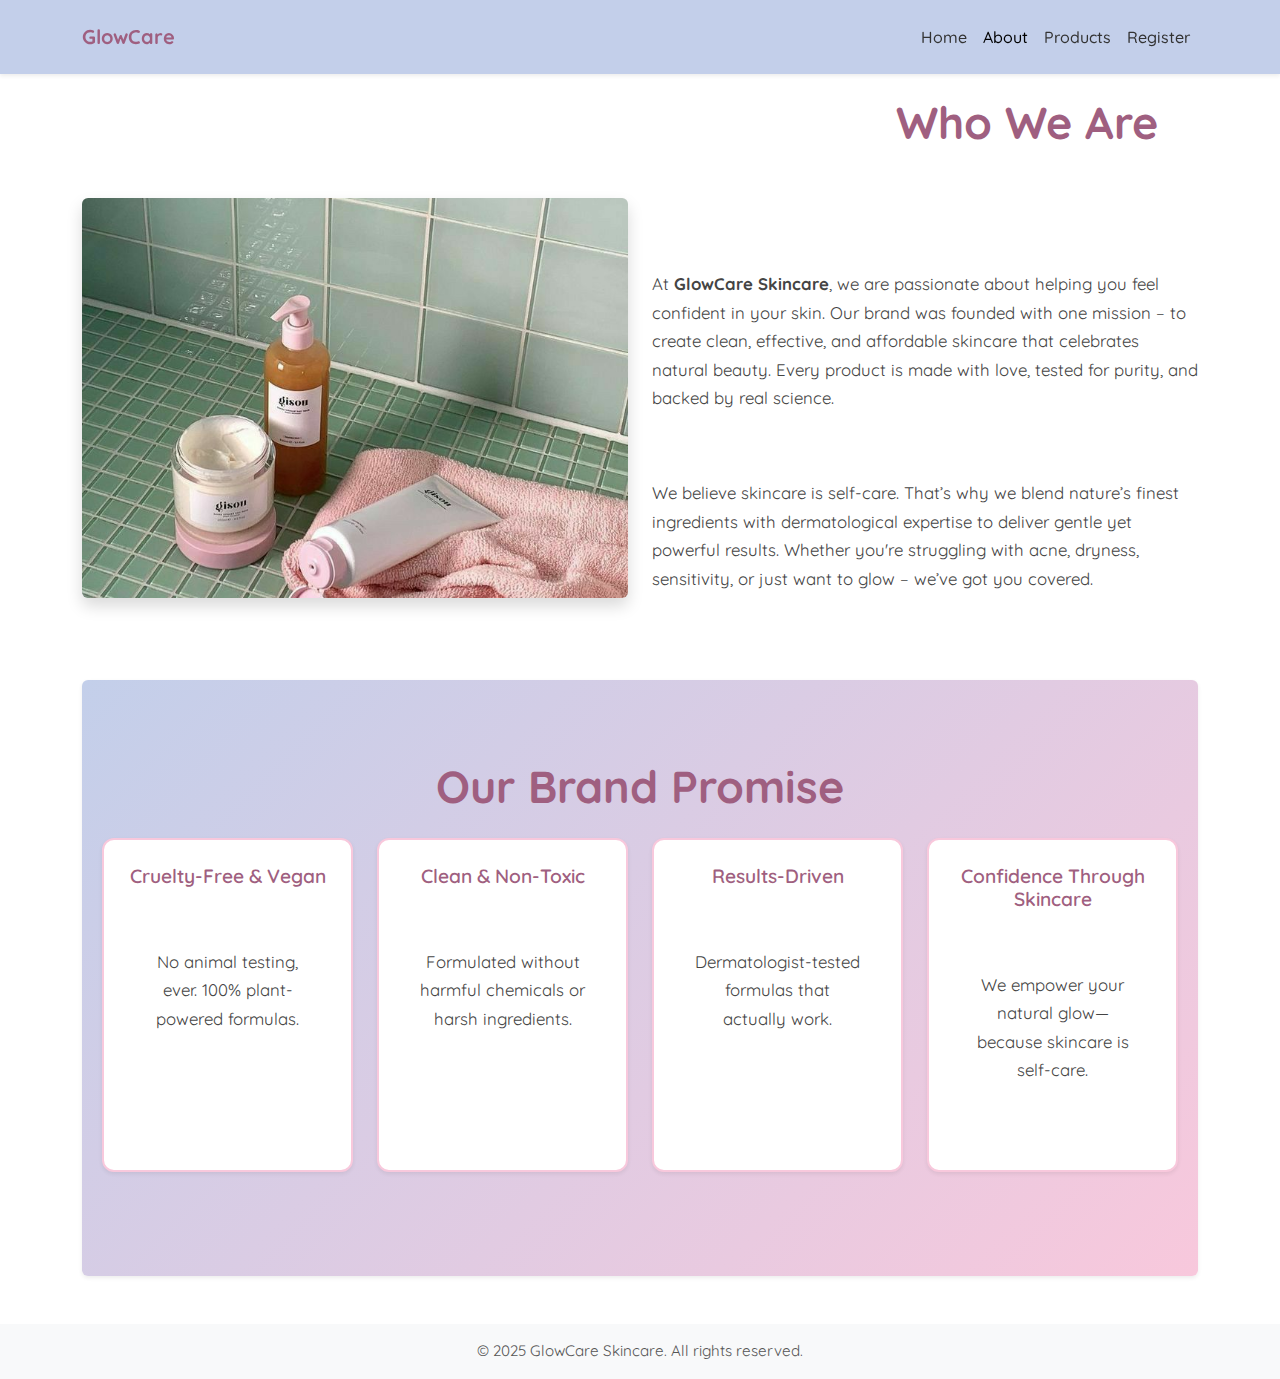
<file: about.html>
<!DOCTYPE html>
<html lang="en">
<head>
  <meta charset="UTF-8" />
  <meta name="viewport" content="width=device-width, initial-scale=1.0"/>
  <title>About Us | GlowCare Skincare</title>

  <!-- Bootstrap 5 CDN -->
  <link href="https://cdn.jsdelivr.net/npm/bootstrap@5.3.0/dist/css/bootstrap.min.css" rel="stylesheet"/>

  <!-- Google Fonts -->
  <link href="https://fonts.googleapis.com/css2?family=Quicksand:wght@400;600&display=swap" rel="stylesheet"/>

  <!-- Custom CSS -->
  <link rel="stylesheet" href="style.css" />
</head>
<body>

  <!-- Navbar -->
  <nav class="navbar navbar-expand-lg navbar-light shadow-sm fixed-top">
    <div class="container">
      <a class="navbar-brand" href="index.html">GlowCare</a>
      <button class="navbar-toggler" type="button" data-bs-toggle="collapse" data-bs-target="#navbarNav">
        <span class="navbar-toggler-icon"></span>
      </button>
      <div class="collapse navbar-collapse justify-content-end" id="navbarNav">
        <ul class="navbar-nav">
          <li class="nav-item"><a class="nav-link" href="index.html">Home</a></li>
          <li class="nav-item"><a class="nav-link active" href="about.html">About</a></li>
          <li class="nav-item"><a class="nav-link" href="products.html">Products</a></li>
          <li class="nav-item"><a class="nav-link" href="register.html">Register</a></li>
        </ul>
      </div>
    </div>
  </nav>

  <!-- About Section -->
  <section class="about-section py-5 mt-5">
    <div class="container">
      <!-- Who We Are heading -->
<h2 class="who-we-are-heading text-end mb-5">Who We Are</h2>
      <div class="row align-items-center">
        <div class="col-md-6 mb-4">
          <img src="download.jpeg" class="img-fluid rounded shadow" alt="About GlowCare" />
        </div>
        <div class="col-md-6">
          <p>
            At <strong>GlowCare Skincare</strong>, we are passionate about helping you feel confident in your skin. Our brand was founded with one mission – to create clean, effective, and affordable skincare that celebrates natural beauty. Every product is made with love, tested for purity, and backed by real science.
          </p>
          <p>
            We believe skincare is self-care. That’s why we blend nature’s finest ingredients with dermatological expertise to deliver gentle yet powerful results. Whether you're struggling with acne, dryness, sensitivity, or just want to glow – we’ve got you covered.
          </p>
        </div>
      </div>

      <div class="brand-promise mt-5 rounded shadow-sm">
        <!-- Brand Promise heading -->
<h2 class="brand-promise-heading text-center">Our Brand Promise</h2>

        <div class="row mt-4">
          <div class="col-md-6 col-lg-3 mb-4">
            <div class="promise-box shadow-sm">
              <h5>Cruelty-Free & Vegan</h5>
              <p>No animal testing, ever. 100% plant-powered formulas.</p>
            </div>
          </div>
          <div class="col-md-6 col-lg-3 mb-4">
            <div class="promise-box shadow-sm">
              <h5>Clean & Non-Toxic</h5>
              <p>Formulated without harmful chemicals or harsh ingredients.</p>
            </div>
          </div>
          <div class="col-md-6 col-lg-3 mb-4">
            <div class="promise-box shadow-sm">
              <h5>Results-Driven</h5>
              <p>Dermatologist-tested formulas that actually work.</p>
            </div>
          </div>
          <div class="col-md-6 col-lg-3 mb-4">
            <div class="promise-box shadow-sm">
              <h5>Confidence Through Skincare</h5>
              <p>We empower your natural glow—because skincare is self-care.</p>
            </div>
          </div>
        </div>
      </div>
      
  </section>

  <!-- Footer -->
  <footer class="bg-light py-3">
    <div class="container text-center">
      &copy; 2025 GlowCare Skincare. All rights reserved.
    </div>
  </footer>

  <!-- Bootstrap JS Bundle -->
  <script src="https://cdn.jsdelivr.net/npm/bootstrap@5.3.0/dist/js/bootstrap.bundle.min.js"></script>
</body>
</html>
</file>
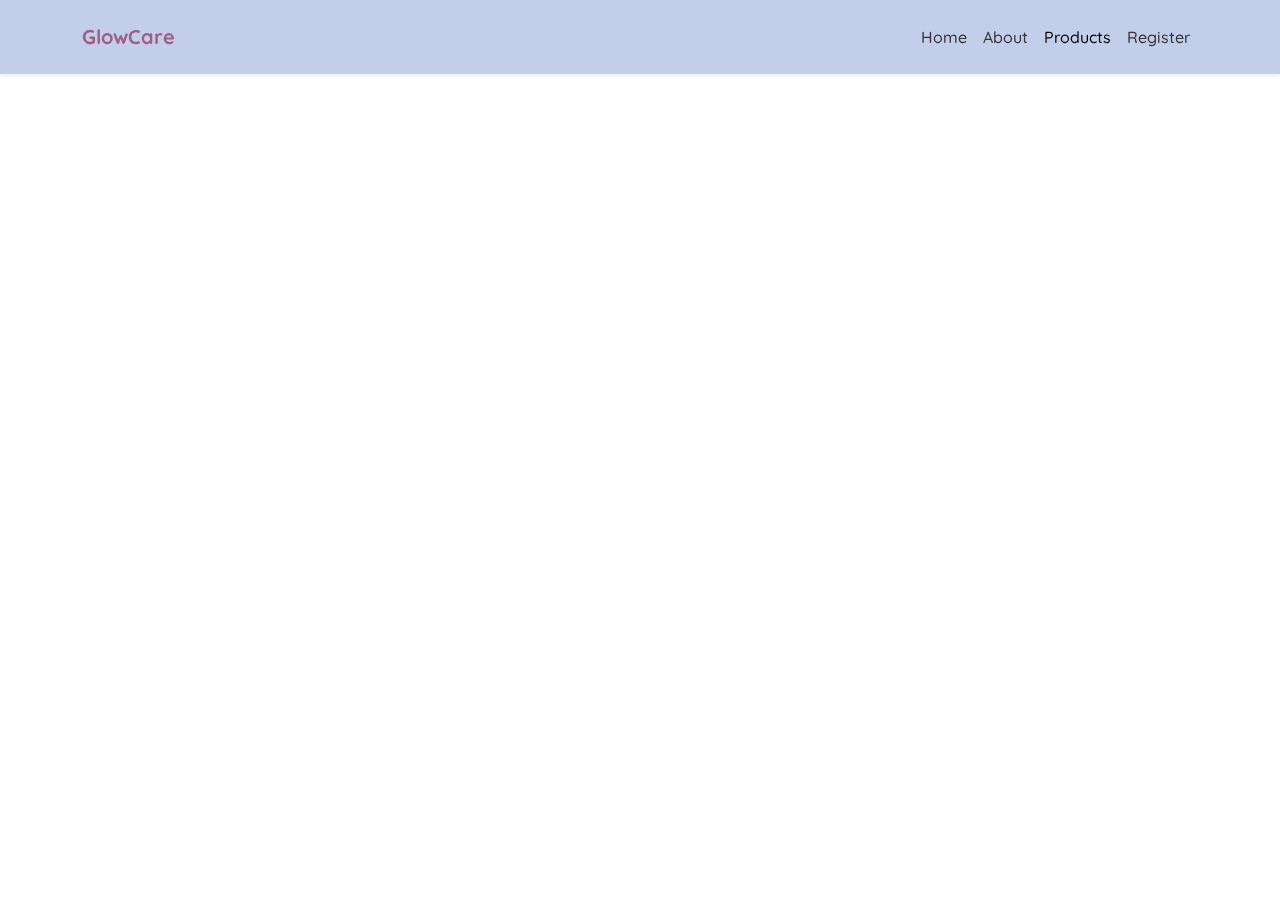
<file: products.html>
<!DOCTYPE html>
<html lang="en">
<head>
  <meta charset="UTF-8" />
  <meta name="viewport" content="width=device-width, initial-scale=1.0"/>
  <title>Products | GlowCare Skincare</title>

  <!-- Bootstrap 5 CDN -->
  <link href="https://cdn.jsdelivr.net/npm/bootstrap@5.3.0/dist/css/bootstrap.min.css" rel="stylesheet"/>

  <!-- Google Fonts -->
  <link href="https://fonts.googleapis.com/css2?family=Quicksand:wght@400;600&display=swap" rel="stylesheet"/>

  <!-- Custom CSS -->
  <link rel="stylesheet" href="style.css" />
</head>
<body>

  <!-- Navbar -->
  <nav class="navbar navbar-expand-lg navbar-light shadow-sm fixed-top">
    <div class="container">
      <a class="navbar-brand" href="index.html">GlowCare</a>
      <button class="navbar-toggler" type="button" data-bs-toggle="collapse" data-bs-target="#navbarNav">
        <span class="navbar-toggler-icon"></span>
      </button>
      <div class="collapse navbar-collapse justify-content-end" id="navbarNav">
        <ul class="navbar-nav">
          <li class="nav-item"><a class="nav-link" href="index.html">Home</a></li>
          <li class="nav-item"><a class="nav-link" href="about.html">About</a></li>
          <li class="nav-item"><a class="nav-link active" href="productscategories.html">Products</a></li>
          <li class="nav-item"><a class="nav-link" href="register.html">Register</a></li>
        </ul>
      </div>
    </div>
  </nav>

  <!-- Products Section -->
  <section class="products">
    <div class="container">
      <h2>Products in Category: <span id="category-name">Loading...</span></h2>
      <div class="product-grid" id="product-list">
        <!-- Products will be displayed here based on category -->
      </div>
    </div>
  </section>

  <script>
    // Get the category from the URL query parameter
    const urlParams = new URLSearchParams(window.location.search);
    const category = urlParams.get('category');
    
    // Display the category name
    document.getElementById('category-name').textContent = category.charAt(0).toUpperCase() + category.slice(1);
  
    // Function to fetch products from a "database" based on category
    function fetchProducts(category) {
      const products = {
        moisturizer: [
          { name: 'Hydrating Moisturizer', price: '$20', image: 'moisturizer1.jpeg' },
          { name: 'Nourishing Cream', price: '$25', image: 'moisturizer2.jpeg' }
        ],
        serum: [
          { name: 'Vitamin C Serum', price: '$30', image: 'serum1.jpeg' },
          { name: 'Anti-Aging Serum', price: '$35', image: 'serum2.jpeg' }
        ],
        sunscreen: [
          { name: 'SPF 50 Sunscreen', price: '$15', image: 'sunscreen1.jpeg' },
          { name: 'Broad Spectrum SPF 30', price: '$20', image: 'sunscreen2.jpeg' }
        ],
        // Add more categories here...
      };
  
      // Check if category exists in the products object
      if (products[category]) {
        const productList = products[category];
        const productGrid = document.getElementById('product-list');
        productGrid.innerHTML = ''; // Clear existing content
  
        // Loop through products and display them
        <script>
  // Loop through products and display them
  productList.forEach(product => {
    const productElement = document.createElement('div');
    productElement.classList.add('product-item');
    productElement.innerHTML = `
      <img src="${product.image}" alt="${product.name}">
      <h4>${product.name}</h4>
      <p>${product.price}</p>
    `;
    productGrid.appendChild(productElement);
  });
} else {
  document.getElementById('product-list').innerHTML = `
    <p>No products available in this category.</p>
  `;
}

</body>
</html>
</file>
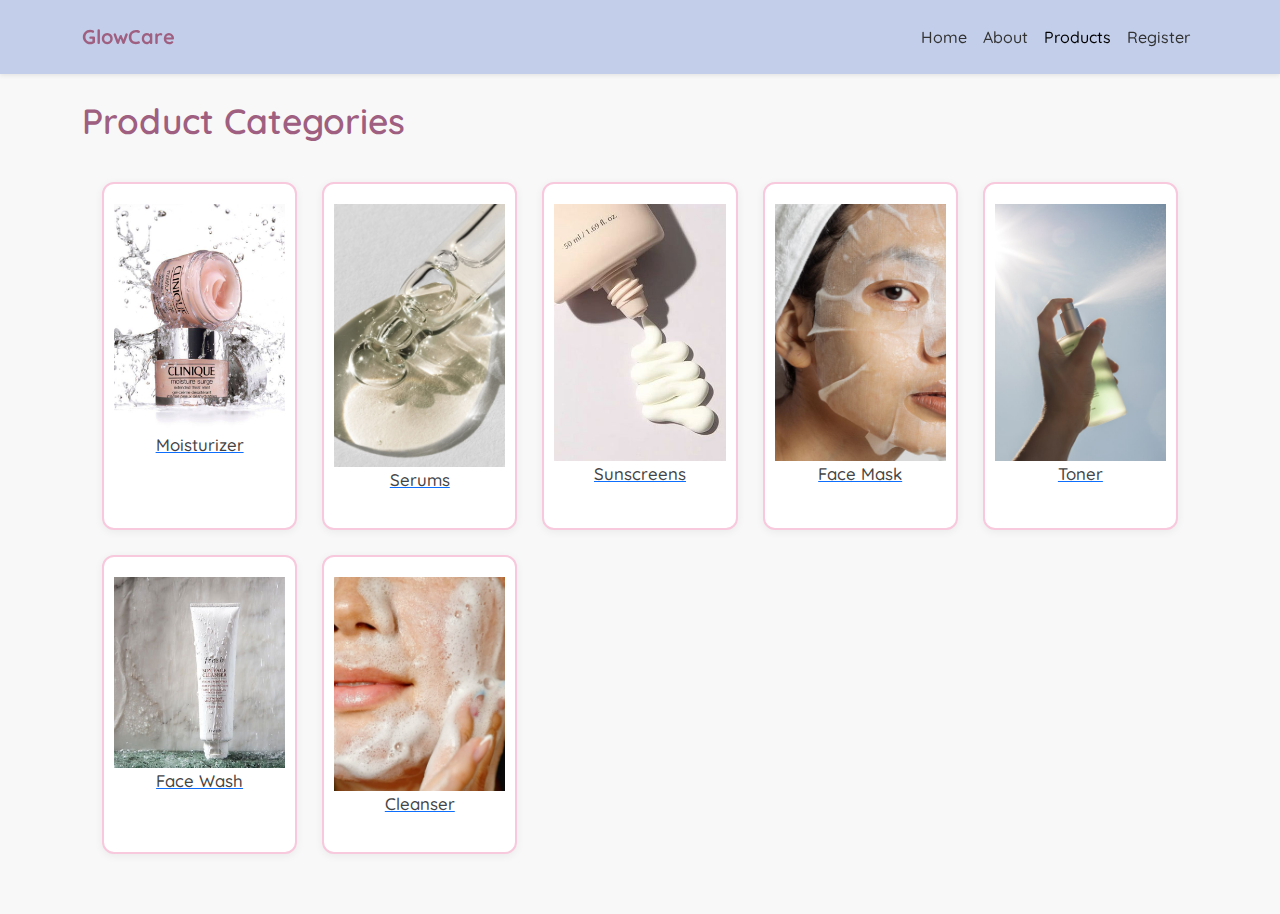
<file: productscategories.html>
<!DOCTYPE html>
<html lang="en">
<head>
  <meta charset="UTF-8" />
  <meta name="viewport" content="width=device-width, initial-scale=1.0"/>
  <title>Product Categories | GlowCare Skincare</title>

  <!-- Bootstrap 5 CDN -->
  <link href="https://cdn.jsdelivr.net/npm/bootstrap@5.3.0/dist/css/bootstrap.min.css" rel="stylesheet"/>

  <!-- Google Fonts -->
  <link href="https://fonts.googleapis.com/css2?family=Quicksand:wght@400;600&display=swap" rel="stylesheet"/>

  <!-- Custom CSS -->
  <link rel="stylesheet" href="style.css" />
</head>
<body>

  <!-- Navbar -->
  <nav class="navbar navbar-expand-lg navbar-light shadow-sm fixed-top">
    <div class="container">
      <a class="navbar-brand" href="index.html">GlowCare</a>
      <button class="navbar-toggler" type="button" data-bs-toggle="collapse" data-bs-target="#navbarNav">
        <span class="navbar-toggler-icon"></span>
      </button>
      <div class="collapse navbar-collapse justify-content-end" id="navbarNav">
        <ul class="navbar-nav">
          <li class="nav-item"><a class="nav-link" href="index.html">Home</a></li>
          <li class="nav-item"><a class="nav-link" href="about.html">About</a></li>
          <li class="nav-item"><a class="nav-link active" href="productscategories.html">Products</a></li>
          <li class="nav-item"><a class="nav-link" href="register.html">Register</a></li>
        </ul>
      </div>
    </div>
  </nav>

  <!-- Categories Section -->
  <section class="categories">
    <div class="container">
      <h2>Product Categories</h2>
      <div class="category-grid">
        <!-- Category Item -->
        <div class="category-box">
          <a href="products.html?category=moisturizer">
            <img src="mosturizer.jpeg" alt="Moisturizer">
            <p>Moisturizer</p>
          </a>
        </div>
        <div class="category-box">
          <a href="products.html?category=serum">
            <img src="serum.jpeg" alt="Serums">
            <p>Serums</p>
          </a>
        </div>
        <div class="category-box">
          <a href="products.html?category=sunscreen">
            <img src="sunscreen.jpeg" alt="Sunscreens">
            <p>Sunscreens</p>
          </a>
        </div>
        <div class="category-box">
          <a href="products.html?category=facemask">
            <img src="facemask.jpeg" alt="Face Mask">
            <p>Face Mask</p>
          </a>
        </div>
        <div class="category-box">
          <a href="products.html?category=toner">
            <img src="toner.jpeg" alt="Toner">
            <p>Toner</p>
          </a>
        </div>
        <div class="category-box">
          <a href="products.html?category=facewash">
            <img src="face wash.jpeg" alt="Face Wash">
            <p>Face Wash</p>
          </a>
        </div>
        <div class="category-box">
          <a href="products.html?category=cleanser">
            <img src="cleanser.jpeg" alt="Cleanser">
            <p>Cleanser</p>
          </a>
        </div>
      </div>
    </div>
  </section>

</body>
</html>
</file>
<file: style.css>
/* Reset some default styling for body and html */
html, body {
    height: 100%;
    margin: 0;
    font-family: 'Quicksand', sans-serif;
    background-color: #ffffff;
    padding: 0;
    box-sizing: border-box;
}

/* Navbar Styles */
.navbar {
    background-color: #c3cfea;
    padding: 15px 0;
}

.navbar-brand {
    font-weight: 700;
    color: #9f5f80;
}

.navbar-nav .nav-link {
    color: #333;
    font-weight: 500;
    padding: 10px 15px;
}

.navbar-nav .nav-link:hover {
    color: #f8c8dc;
}

/* Hero Section Styles */
.hero {
    background-image: url('banner.jpg.jpeg'); /* Make sure image path is correct */
    background-size: cover;
    background-position: center;
    color: #333;
    height: 70vh;
    display: flex;
    align-items: center;
    justify-content: center;
    text-align: center;
    position: relative;
}

.hero-content {
    margin-top: 350px; /* Adjust this value to move higher */
    padding-top: 5px;
}

.hero-img {
    width: 100%;
    height: 100%;
    object-fit: cover;
    position: absolute;
    top: -20;
    left: 0;
    z-index: 1;
}

.hero-text {
    z-index: 2;
    display: flex;
    align-items: center;
    justify-content: center;
    height: 100%;
    text-align: center;
    margin-top: 10px;
}

.hero-text h1 {
    font-size: 2.8rem;    font-weight: 600;
    padding: 25px 30px;
    color: #FF69B4;
    top: -10x;
    position: relative 
}
.hero h1 {
    font-size: 2.8rem;
    font-weight: 400; /* Light weight for softer text */
    color: #611b3e;       /* Lighter shade of black */
    text-shadow: 0 1px 2px rgba(0, 0, 0, 0.1); /* Optional subtle shadow for readability */
    top: -10x;
    padding: 0;        /* Remove padding */
    background: none;  /* Remove background box */
    border-radius: 0;  /* No rounding */
}

/* Floating Icons Styles */
.floating-icons {
    position: fixed;
    bottom: 20px;
    right: 20px;
    z-index: 1000;
    display: flex;
    flex-direction: column;
    gap: 12px;
}

.floating-icons a {
    width: 50px;
    height: 50px;
    background-color: #f8c8dc;
    color: #fff;
    border-radius: 50%;
    display: flex;
    align-items: center;
    justify-content: center;
    text-decoration: none;
    box-shadow: 0 4px 12px rgba(0, 0, 0, 0.1);
    transition: background-color 0.3s;
}

.floating-icons a:hover {
    background-color: #c3cfea;
}

/* Footer Styles */
footer {
    background-color: #f0f0f0;
    padding: 20px 0;
    text-align: center;
    color: #555;
    font-size: 0.95rem;
}

/* Banner Section */
.banner {
    background-color: #f8c8dc;
    color: #333;
    padding: 60px 20px;
    text-align: center;
}

.featured-products {
    padding: 60px 20px;
    background-color: #fff5f8;
    text-align: center;
  }
  
  .section-title {
    font-size: 2rem;
    margin-bottom: 30px;
    color: #611b3e; /* Soft pink tone */
  }
  
  .product-grid {
    display: flex;
    flex-wrap: wrap;
    gap: 30px;
    justify-content: center;
  }
  
  .product-card {
    background-color: #fff;
    border: 1px solid #ffd6e7;
    border-radius: 15px;
    width: 280px;
    box-shadow: 0 4px 10px rgba(0,0,0,0.05);
    transition: transform 0.3s ease;
  }
  
  .product-card:hover {
    transform: translateY(-5px);
  }
  
  .product-card img {
    width: 100%;
    border-top-left-radius: 15px;
    border-top-right-radius: 15px;
    height: 220px;
    object-fit: cover;
  }
  
  .product-info {
    padding: 15px;
  }
  
  .product-info h5 {
    font-size: 1.2rem;
    color: #333;
    margin-bottom: 10px;
  }
  
  .product-info p {
    font-size: 0.9rem;
    color: #777;
  }
  

/* Brand Promise Section */
.brand-promise {
    background: linear-gradient(135deg, #c3cfea, #f8c8dc);
    text-align: center;
    padding: 80px 20px;
}

.brand-promise h2 {
    font-size: 2rem;
    margin-bottom: 20px;
    color: #611b3e
}

.brand-promise p {
    font-size: 1.1rem;
    margin-bottom: 30px;
    max-width: 800px;
    margin-left: auto;
    margin-right: auto;
    padding: 0 15px;
    color: #611b3e
}

.brand-promise .btn {
    background-color: #9f5f80;
    color: #fff;
    border-radius: 8px;
    padding: 12px 24px;
    text-transform: uppercase;
    font-weight: 600;
    border: none;
    transition: background-color 0.3s;
}

.brand-promise .btn:hover {
    background-color: #c3cfea;
}



/* Brand Promise Boxes */
.promise-box {
    background-color: #ffffff;
    border: 2px solid #f8c8dc;
    border-radius: 12px;
    padding: 25px;
    height: 100%;
    text-align: center;
    transition: transform 0.3s ease, box-shadow 0.3s ease;
    margin-bottom: 30px;
}

.promise-box h5 {
    font-size: 1.2rem;
    color: #9f5f80;
    margin-bottom: 10px;
    font-weight: 600;
}

.promise-box p {
    font-size: 0.95rem;
    color: #611b3e;
}

.promise-box:hover {
    transform: translateY(-5px);
    box-shadow: 0 6px 16px rgba(0, 0, 0, 0.1);
}

/* Utility */
.section-padding {
    padding: 60px 20px;
}
/* Categories Section */
.categories {
    padding: 100px 0 60px 0;  /* Top padding increased to 100px */
    background-color: #f8f8f8;
}


.categories h2 {
    text-align: left;
    font-size: 2.2rem;
    color: #9f5f80;
    margin-bottom: 40px;
    font-weight: 600;
}

.category-grid {
    display: grid;
    grid-template-columns: repeat(auto-fit, minmax(160px, 1fr));
    gap: 25px;
    max-width: 1200px;
    margin: 0 auto;
    padding: 0 20px;
}

.category-box {
    background-color: #fff;
    border: 2px solid #f8c8dc;
    border-radius: 12px;
    overflow: hidden;
    text-align: center;
    padding: 20px 10px;
    transition: transform 0.3s ease, box-shadow 0.3s ease;
    box-shadow: 0 2px 8px rgba(0, 0, 0, 0.06);
}

.category-box:hover {
    transform: translateY(-5px);
    box-shadow: 0 6px 16px rgba(0, 0, 0, 0.1);
}

.category-box img {
    width: 100%;
    height: 150
}
/* About Page Section */
.about-section {
    background-color: #fff;
    padding: 80px 20px;
}

.about-section h2 {
    font-size: 2.8rem; /* Increased size */
    font-weight: 700;
    color: #9f5f80;
    margin-bottom: 20px;
    text-align: right; /* Align to the right */
}


.about-section p {
    font-size: 1.05rem;
    line-height: 1.7;
    color: #444;
    padding-top: 50px;
   top: 1000px;

}

/* Assuming this is for the image inside .about-section */
.about-section img {
    object-fit: cover;
    width: 100%;
    height: 400px;
    border-radius: 8px;
    margin-bottom: 10px;
}

.category-box p {
    font-size: 1.05rem;
    font-weight: 500;
    color: #444;
}
/* Who We Are - bigger and right aligned */
.who-we-are-heading {
    font-size: 3.8rem;      /* Slightly increased font size */
    font-weight: 800;
    color: #9f5f80;
    text-align: right;
    padding-right: 40px;    /* Adds space from the right edge */
          /* Moves the heading down */
  }
  

/* Brand Promise - smaller and centered */
.brand-promise-heading {
    font-size: 2rem;
    font-weight: 600;
    color: #9f5f80;
    text-align: center;
}
</file>
